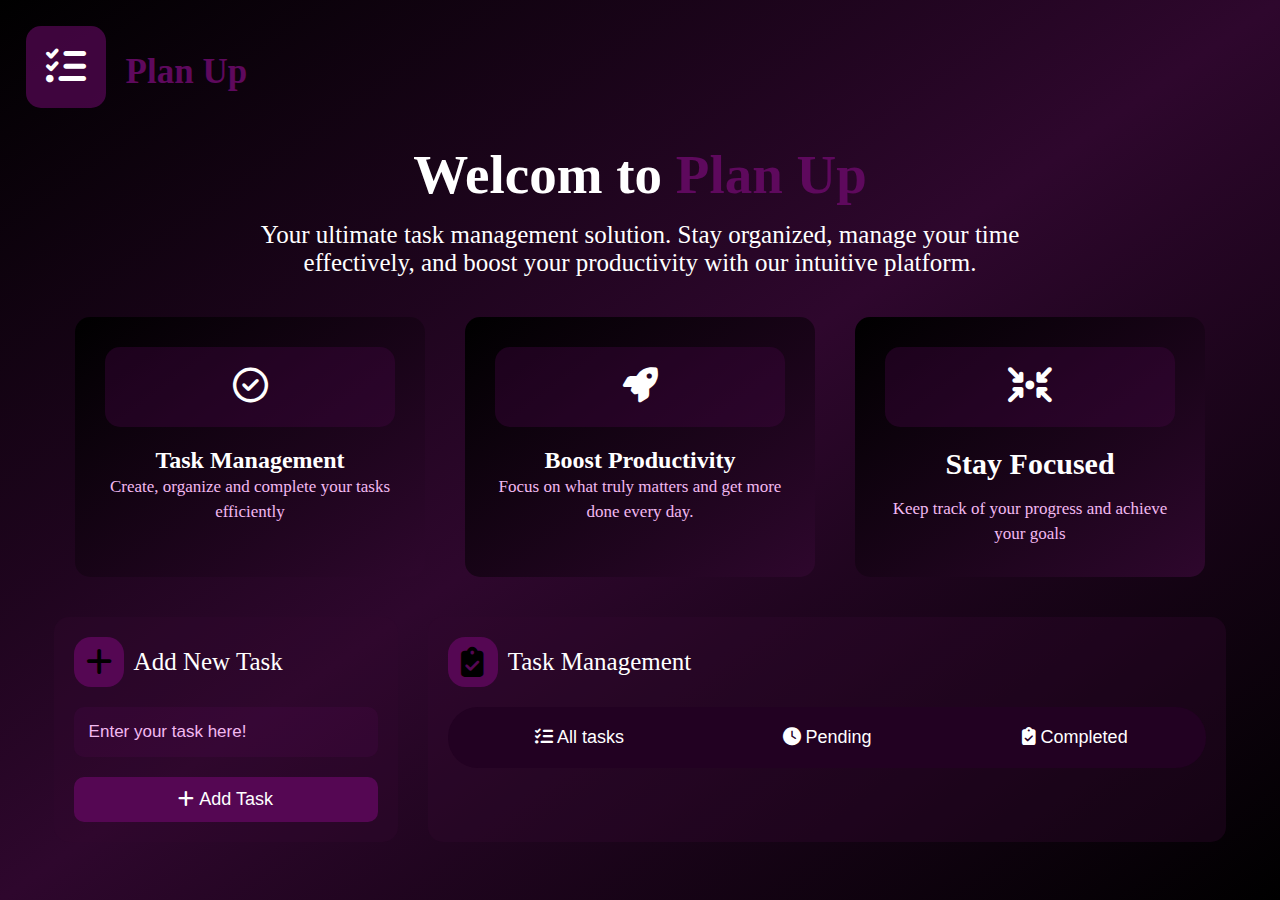
<file: index.html>
<!DOCTYPE html>
<html lang="en">
  <head>
    <meta charset="UTF-8" />
    <meta name="viewport" content="width=device-width, initial-scale=1.0" />
    <link
      rel="stylesheet"
      href="https://cdnjs.cloudflare.com/ajax/libs/font-awesome/6.4.0/css/all.min.css"
    />
    <link rel="stylesheet" href="style.css" />
    <title>To-Do List</title>
  </head>
  <body class="body">
    <header class="header">
      <div class="checkListDiv">
        <i class="fa-solid fa-list-check checkListIcone"></i>
      </div>
      <div class="titleText">Plan Up</div>
    </header>
    <main class="mainDiv">
      <section class="welcomSection">
        <h1 class="welcomText">
          Welcom to <span class="planTextInWelcom">Plan Up</span>
        </h1>
        <p class="WelcomParagraph">
          Your ultimate task management solution. Stay organized, manage your
          time<br />
          effectively, and boost your productivity with our intuitive platform.
        </p>
      </section>
      <section class="cardSection">
        <div class="cardDiv">
          <div class="cardIconeStyleDiv">
            <i class="far fa-check-circle"></i>
          </div>
          <h2>Task Management</h2>
          <p class="paraghraphIncardDiv">
            Create, organize and complete your tasks efficiently
          </p>
        </div>
        <div class="cardDiv">
          <div class="cardIconeStyleDiv">
            <i class="fa-solid fa-rocket"></i>
          </div>
          <h2>Boost Productivity</h2>
          <p class="paraghraphIncardDiv">
            Focus on what truly matters and get more done every day.
          </p>
        </div>
        <div class="cardDiv">
          <div class="cardIconeStyleDiv">
            <i class="fa-solid fa-arrows-to-circle"></i>
          </div>
          <h2 class="titleIncardDiv">Stay Focused</h2>
          <p class="paraghraphIncardDiv">
            Keep track of your progress and achieve your goals
          </p>
        </div>
      </section>
      <section class="newAndMangeTaskSection">
        <section class="addNewTaskSection">
          <div class="TitleInTaskSection">
            <i class="fa-solid fa-plus newTaskIcone"></i>
            <p>Add New Task</p>
          </div>
          <form>
            <input
              id="inputTaskField"
              type="text"
              placeholder="Enter your task here!"
            />
            <button type="submit" id="addTaskBtn" class="btnSubmitTask">
              <i class="fa-solid fa-plus"></i>
              Add Task
            </button>
          </form>
        </section>
        <section class="manageTaskSection">
          <div class="TitleInTaskSection">
            <i class="fa-solid fa-clipboard-check newTaskIcone"></i>

            <p>Task Management</p>
          </div>
          <nav class="tabSwitcher">
            <button class="tabSwitcherBtn">
              <div class="tabSwitcherBtnDiv">
                <i class="fa-solid fa-list-check"></i>
                <span>All tasks</span>
              </div>
            </button>
            <button class="tabSwitcherBtn">
              <div class="tabSwitcherBtnDiv">
                <i class="fa-solid fa-clock"></i>
                <span>Pending</span>
              </div>
            </button>
            <button class="tabSwitcherBtn">
              <div class="tabSwitcherBtnDiv">
                <i class="fa-solid fa-clipboard-check"></i>
                <span> Completed</span>
              </div>
            </button>
          </nav>
          <div id="todoListContainer">
            <ul class="tasksList"></ul>
          </div>
        </section>
      </section>
    </main>
    <script src="script.js"></script>
  </body>
</html>
</file>
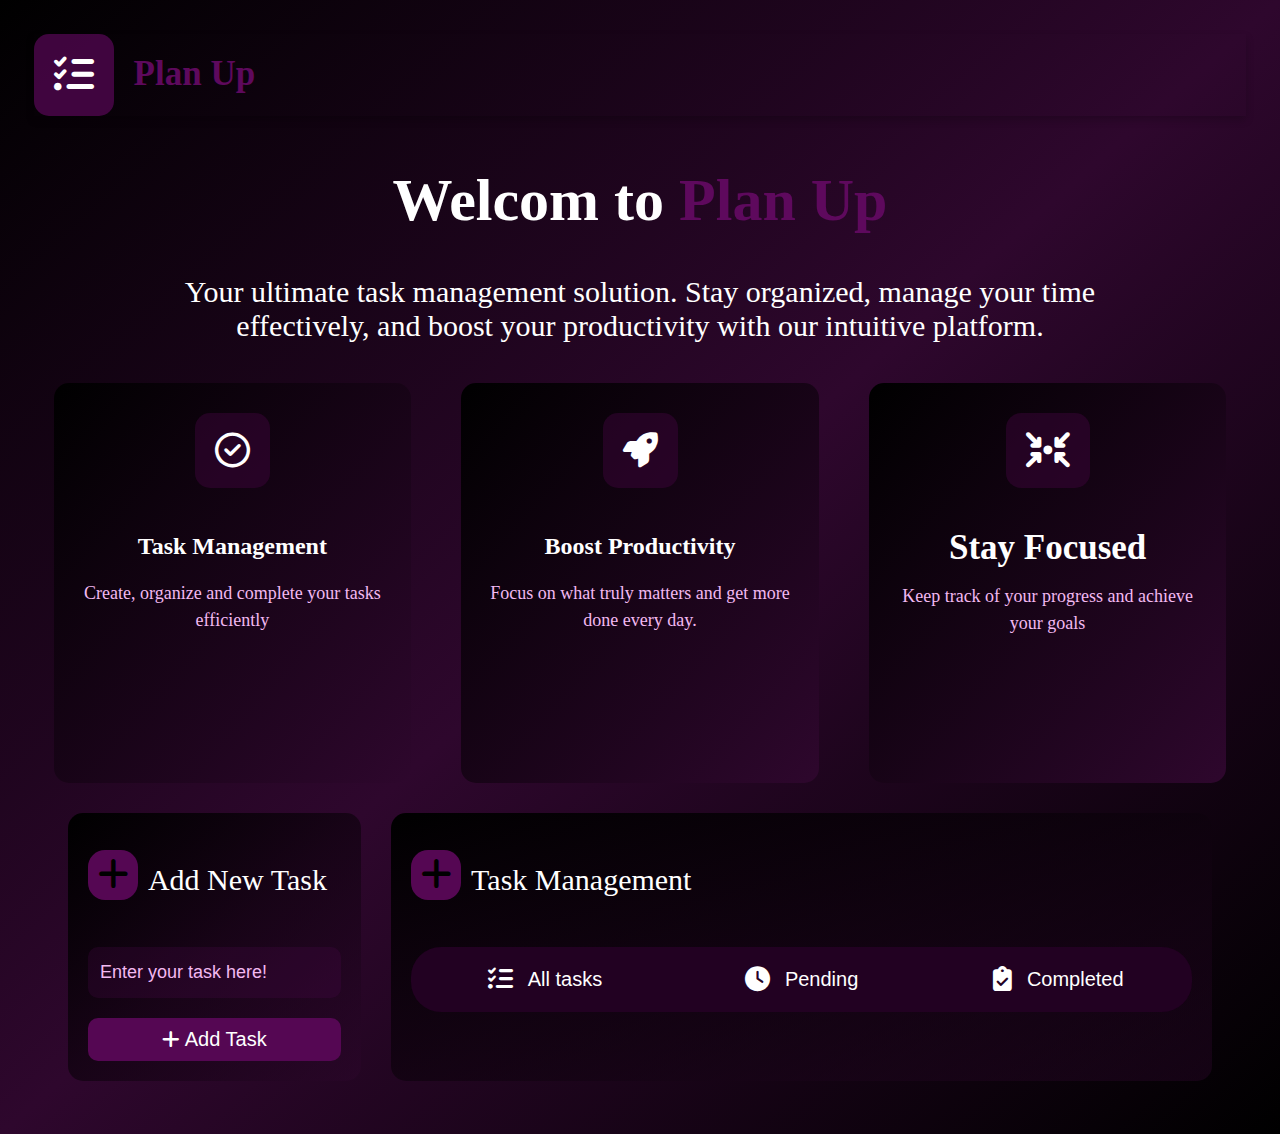
<file: to-do list/index.html>
<!DOCTYPE html>
<html lang="en">
  <head>
    <meta charset="UTF-8" />
    <meta name="viewport" content="width=device-width, initial-scale=1.0" />
    <link
      rel="stylesheet"
      href="https://cdnjs.cloudflare.com/ajax/libs/font-awesome/6.4.0/css/all.min.css"
    />
    <link rel="stylesheet" href="style.css" />
    <title>To-Do List</title>
  </head>
  <body class="body">
    <header class="header">
      <div class="checkListDiv">
        <i class="fa-solid fa-list-check checkListIcone"></i>
      </div>
      <div class="titleText">Plan Up</div>
    </header>
    <main class="mainDiv">
      <section class="welcomSection">
        <h1 class="welcomText">
          Welcom to <span class="planTextInWelcom">Plan Up</span>
        </h1>
        <p class="WelcomParagraph">
          Your ultimate task management solution. Stay organized, manage your
          time<br />
          effectively, and boost your productivity with our intuitive platform.
        </p>
      </section>
      <section class="cardSection">
        <div class="cardDiv">
          <div class="cardIconeStyleDiv">
            <i class="far fa-check-circle"></i>
          </div>
          <h2>Task Management</h2>
          <p class="paraghraphIncardDiv">
            Create, organize and complete your tasks efficiently
          </p>
        </div>
        <div class="cardDiv">
          <div class="cardIconeStyleDiv">
            <i class="fa-solid fa-rocket"></i>
          </div>
          <h2>Boost Productivity</h2>
          <p class="paraghraphIncardDiv">
            Focus on what truly matters and get more done every day.
          </p>
        </div>
        <div class="cardDiv">
          <div class="cardIconeStyleDiv">
            <i class="fa-solid fa-arrows-to-circle"></i>
          </div>
          <h2 class="titleIncardDiv">Stay Focused</h2>
          <p class="paraghraphIncardDiv">
            Keep track of your progress and achieve your goals
          </p>
        </div>
      </section>
      <section class="newAndMangeTaskSection">
        <section class="addNewTaskSection">
          <div class="TitleInTaskSection">
            <i class="fa-solid fa-plus newTaskIcone"></i>
            <p>Add New Task</p>
          </div>
          <form>
            <input
              id="inputTaskField"
              type="text"
              placeholder="Enter your task here!"
            />
            <button type="submit" class="btnSubmitTask">
              <i class="fa-solid fa-plus"></i>
              Add Task
            </button>
          </form>
        </section>
        <section class="manageTaskSection">
          <div class="TitleInTaskSection">
            <i class="fa-solid fa-plus newTaskIcone"></i>
            <p>Task Management</p>
          </div>
          <nav class="tabSwitcher">
            <button class="tabSwitcherBtn">
              <div class="tabSwitcherBtnDiv">
                <i class="fa-solid fa-list-check"></i>
                <span>All tasks</span>
              </div>
            </button>
            <button class="tabSwitcherBtn">
              <div class="tabSwitcherBtnDiv">
                <i class="fa-solid fa-clock"></i>
                <span>Pending</span>
              </div>
            </button>
            <button class="tabSwitcherBtn">
              <div class="tabSwitcherBtnDiv">
                <i class="fa-solid fa-clipboard-check"></i>
                <span> Completed</span>
              </div>
            </button>
          </nav>
        </section>
      </section>
      <!-- <div class="Task management"></div> -->
    </main>
  </body>
</html>
</file>
<file: style.css>
* {
  box-sizing: border-box;
  margin: 0;
  padding: 0;
}

:root {
  --bg-dark: linear-gradient(to bottom right, black, rgb(46, 7, 45), black);
  --bg-card: linear-gradient(to bottom right, black, rgb(46, 7, 45));
  --primary: rgb(85, 7, 83);
  --light-purple: rgb(242, 185, 241);
  --accent: rgb(94, 9, 93);
  --soft-bg: rgba(48, 7, 47, 0.37);
  --soft-bg2: rgba(81, 7, 80, 0.24);
  --white: #fff;
}

body {
  background: var(--bg-dark);
  min-height: 100vh;
  padding: 2%;
  font-family: "Garamond", serif;
  color: white;
}

/* HEADER */
.header {
  display: flex;
  align-items: center;
  gap: 20px;
  color: white;
  font-size: 30px;
  padding-bottom: 10px;
}

.checkListDiv {
  background: rgba(81, 7, 80, 0.77);
  border-radius: 15px;
  padding: 20px;
}

.checkListIcone {
  font-size: 40px;
}

.titleText {
  color: var(--accent);
  font-size: 35px;
  font-weight: bold;
  text-align: center;
  margin-top: 10px;
}

/* WELCOME SECTION*/
.welcomSection {
  text-align: center;
  margin-top: 25px;
}

.welcomText {
  font-size: 55px;
}

.planTextInWelcom {
  color: var(--accent);
  font-size: 55px;
  margin-top: 10px;
}

.WelcomParagraph {
  font-size: 25px;
  margin-top: 15px;
}

/*CARD SECTION */
.cardSection {
  display: flex;
  justify-content: center;
  gap: 40px;
  margin-top: 40px;
  flex-wrap: wrap;
}

.cardDiv {
  background: var(--bg-card);
  width: 350px;
  padding: 30px;
  border-radius: 15px;
  text-align: center;
}

.cardIconeStyleDiv {
  background: rgba(65, 4, 64, 0.4);
  border-radius: 15px;
  padding: 20px;
  font-size: 35px;
  margin-bottom: 20px;
}

.titleIncardDiv {
  font-size: 30px;
  font-weight: bold;
  margin: 15px 0;
}

.paraghraphIncardDiv {
  font-size: 17px;
  color: var(--light-purple);
  line-height: 1.5;
}

/* MAIN TASK LAYOUT*/
.newAndMangeTaskSection {
  display: flex;
  justify-content: center;
  gap: 30px;
  margin-top: 40px;
  flex-wrap: wrap;
}

/* NEW TASKS */
.addNewTaskSection,
.manageTaskSection {
  background: var(--soft-bg);
  border-radius: 15px;
  padding: 20px;
}

.addNewTaskSection {
  width: 28%;
  min-width: 280px;
}

.TitleInTaskSection {
  display: flex;
  align-items: center;
  font-size: 25px;
}

.newTaskIcone {
  background-color: var(--primary);
  color: black;
  border-radius: 17px;
  font-size: 30px;
  width: 50px;
  height: 50px;
  margin-right: 10px;
  display: flex;
  justify-content: center;
  align-items: center;
}

/* INPUT FIELD */
#inputTaskField {
  background: var(--soft-bg2);
  color: var(--white);
  width: 100%;
  padding: 15px;
  margin-top: 20px;
  border-radius: 10px;
  border: none;
  font-size: 17px;
  outline: none;
}

#inputTaskField::placeholder {
  color: var(--light-purple);
}

#inputTaskField:focus {
  box-shadow: 0 0 10px rgba(255, 255, 255, 0.4);
}

/* SUBMIT BUTTON */
.btnSubmitTask {
  background: var(--primary);
  color: white;
  width: 100%;
  padding: 12px;
  border-radius: 10px;
  font-size: 18px;
  margin-top: 20px;
  border: none;
  cursor: pointer;
}

/* MANAGE TASK SECTION */
.manageTaskSection {
  width: 65%;
  min-width: 300px;
}

/* TABS */
.tabSwitcher {
  background: rgb(34, 1, 34);
  padding: 8px;
  border-radius: 30px;
  display: flex;
  justify-content: space-between;
  margin-top: 20px;
}

.tabSwitcherBtn {
  flex: 1;
  background: none;
  border: none;
  color: white;
  font-size: 18px;
  padding: 12px 0;
  border-radius: 25px;
  cursor: pointer;
}

.tabSwitcherBtn:focus {
  background: var(--primary);
}

.tasksList {
  list-style: none;
  font-size: 22px;
  margin-top: 20px;
}

/* TASK ITEM */
.taskItemClass {
  display: flex;
  align-items: center;
  gap: 10px;
  background: rgba(255, 255, 255, 0.05);
  padding: 8px 10px;
  border-radius: 8px;
  margin-bottom: 6px;
}

.deleteBtn {
  margin-left: auto;
  background: none;
  border: none;
  font-size: 18px;
  color: white;
  cursor: pointer;
  transition: 0.2s;
}

.deleteBtn:hover {
  color: darkred;
}

/* RESPONSIVE DESIGN  */
@media (max-width: 992px) {
  .welcomText,
  .planTextInWelcom {
    font-size: 45px;
  }

  .cardSection {
    gap: 30px;
  }
}

@media (max-width: 768px) {
  .welcomText,
  .planTextInWelcom {
    font-size: 35px;
  }

  .newAndMangeTaskSection {
    flex-direction: column;
  }

  .addNewTaskSection,
  .manageTaskSection {
    width: 100%;
  }
}

@media (max-width: 480px) {
  .welcomText,
  .planTextInWelcom {
    font-size: 28px;
  }

  .paraghraphIncardDiv {
    font-size: 16px;
  }

  .tasksList {
    font-size: 18px;
  }
}
</file>
<file: to-do list/style.css>
/* Add this at the top of your CSS for consistency */
* {
  box-sizing: border-box;
}

.body {
  background: linear-gradient(to bottom right, black, rgb(46, 7, 45), black);
  min-height: 100vh;
  padding: 2%;
}

/* Header element  */
.header {
  color: white;
  font-size: 30px;
  box-shadow: 0 4px 8px rgba(0, 0, 0, 0.2);
  display: flex;
  /* justify-content: start; */
  text-align: center;
  gap: 20px;
}
.checkListDiv {
  background-color: rgba(81, 7, 80, 0.777);
  border-radius: 15px;
  padding: 20px;
}
.checkListIcone {
  color: white;
  font-size: 40px;
}
.titleText {
  color: rgb(94, 9, 93);
  font-size: 35px;
  font-weight: bold;
  font-style: Garamond;
  margin-top: 20px;
  text-align: center;
}

.mainDiv {
  padding: 20px;
  margin-top: 20px;
}

/* Welcome section with it's element */
.welcomSection {
  text-align: center;
}
.welcomText {
  color: white;
  font-size: 60px;
  text-align: center;
  margin-top: 10px;
}
.planTextInWelcom {
  color: rgb(94, 9, 93);
  font-size: 60px;
  margin-top: 10px;
  text-align: center;
}
.WelcomParagraph {
  color: white;
  font-size: 30px;
}

/* card sections */
.cardSection {
  display: flex;
  justify-content: center;
  gap: 50px;
  margin-top: 40px;
}
.cardDiv {
  background: linear-gradient(to bottom right, black, rgb(46, 7, 45));
  color: white;
  padding: 30px 25px;
  width: 400px;
  min-height: 400px;
  border-radius: 15px;
  display: flex;
  flex-direction: column;
  align-items: center;
  text-align: center;
  justify-self: start;
}
.cardIconeStyleDiv {
  background-color: rgba(65, 4, 64, 0.438);
  border-radius: 15px;
  padding: 20px;
  /* width: 30px;
  height: 30px; */
  font-size: 35px;
  display: flex;
  justify-content: center;
  align-items: center;
  margin-bottom: 25px;
}
.titleIncardDiv {
  font-size: 35px;
  font-weight: bold;
  margin: 15px 0;
  color: white;
}
.paraghraphIncardDiv {
  color: rgb(242, 185, 241);
  /* font-size: 20px; */
  font-size: 18px;
  line-height: 1.5;
  margin: 0;
}

/* new And Mange Tasks Section */
.newAndMangeTaskSection {
  display: flex;
  justify-content: center;
  gap: 30px;
}
/* new task */
.TitleInTaskSection {
  display: flex;
  justify-content: start;
  font-size: 30px;
  align-items: center;
}
.addNewTaskSection {
  background: linear-gradient(to bottom right, black, rgba(48, 7, 47, 0.374));
  color: white;
  border-radius: 15px;
  width: 25%;
  padding: 20px;
  margin-top: 30px;
}
.newTaskIcone {
  background-color: rgb(85, 7, 83);
  color: black;
  border-radius: 17px;
  font-size: 35px;
  width: 50px;
  height: 50px;
  margin-bottom: 10px;
  margin-right: 10px;
  display: flex;
  justify-content: center;
  align-items: center;
}

#inputTaskField {
  background-color: rgba(81, 7, 80, 0.241);
  color: white;
  margin-top: 20px;
  width: 100%;
  padding: 15px 12px;
  border-radius: 10px;
  border: none;
  font-size: 18px;
  outline: none; /* Remove default focus outline */
}
#inputTaskField::placeholder {
  color: rgb(242, 185, 241);
  opacity: 1; /* Ensure full opacity */
}
#inputTaskField:focus {
  box-shadow: rgba(255, 255, 255, 0.427) 0px 0px 10px;
}
.btnSubmitTask {
  background-color: rgb(85, 7, 83);
  color: white;
  border: none;
  width: 100%;
  margin-top: 20px;
  padding: 10px 12px;
  border-radius: 10px;
  font-size: 20px;
  cursor: pointer;
}
/* Mange Tasks Section */
.manageTaskSection {
  background: linear-gradient(to bottom right, black, rgba(48, 7, 47, 0.374));
  color: white;
  border-radius: 15px;
  width: 70%;
  padding: 20px;
  margin-top: 30px;
}
.tabSwitcher {
  /* background-color: rgba(81, 7, 80, 0.241); */
  background-color: rgb(34, 1, 34); /* Solid dark purple like reference */
  color: white;
  margin-top: 20px;
  width: 100%;
  padding: 8px;
  border-radius: 30px;
  display: flex;
  justify-content: space-between; /* even spacing between tabs */
  align-items: center; /* vertically center content */
  gap: 5px;
  /* text-align: center;  */
}
.tabSwitcherBtn {
  background: transparent;
  color: white;
  border: none;
  border-radius: 25px;
  font-size: 20px;
  /* margin-right: 15px; */
  padding: 12px 0px;
  cursor: pointer;
  display: flex;
  flex: 1;
  justify-content: center;
  align-items: center;
}

.tabSwitcherBtn:focus {
  outline: none;
  background-color: rgb(85, 7, 83);
}

.tabSwitcherBtn i {
  font-size: 25px;
}
.tabSwitcherBtnDiv {
  display: flex;
  align-items: center;
  gap: 15px;
}
</file>
